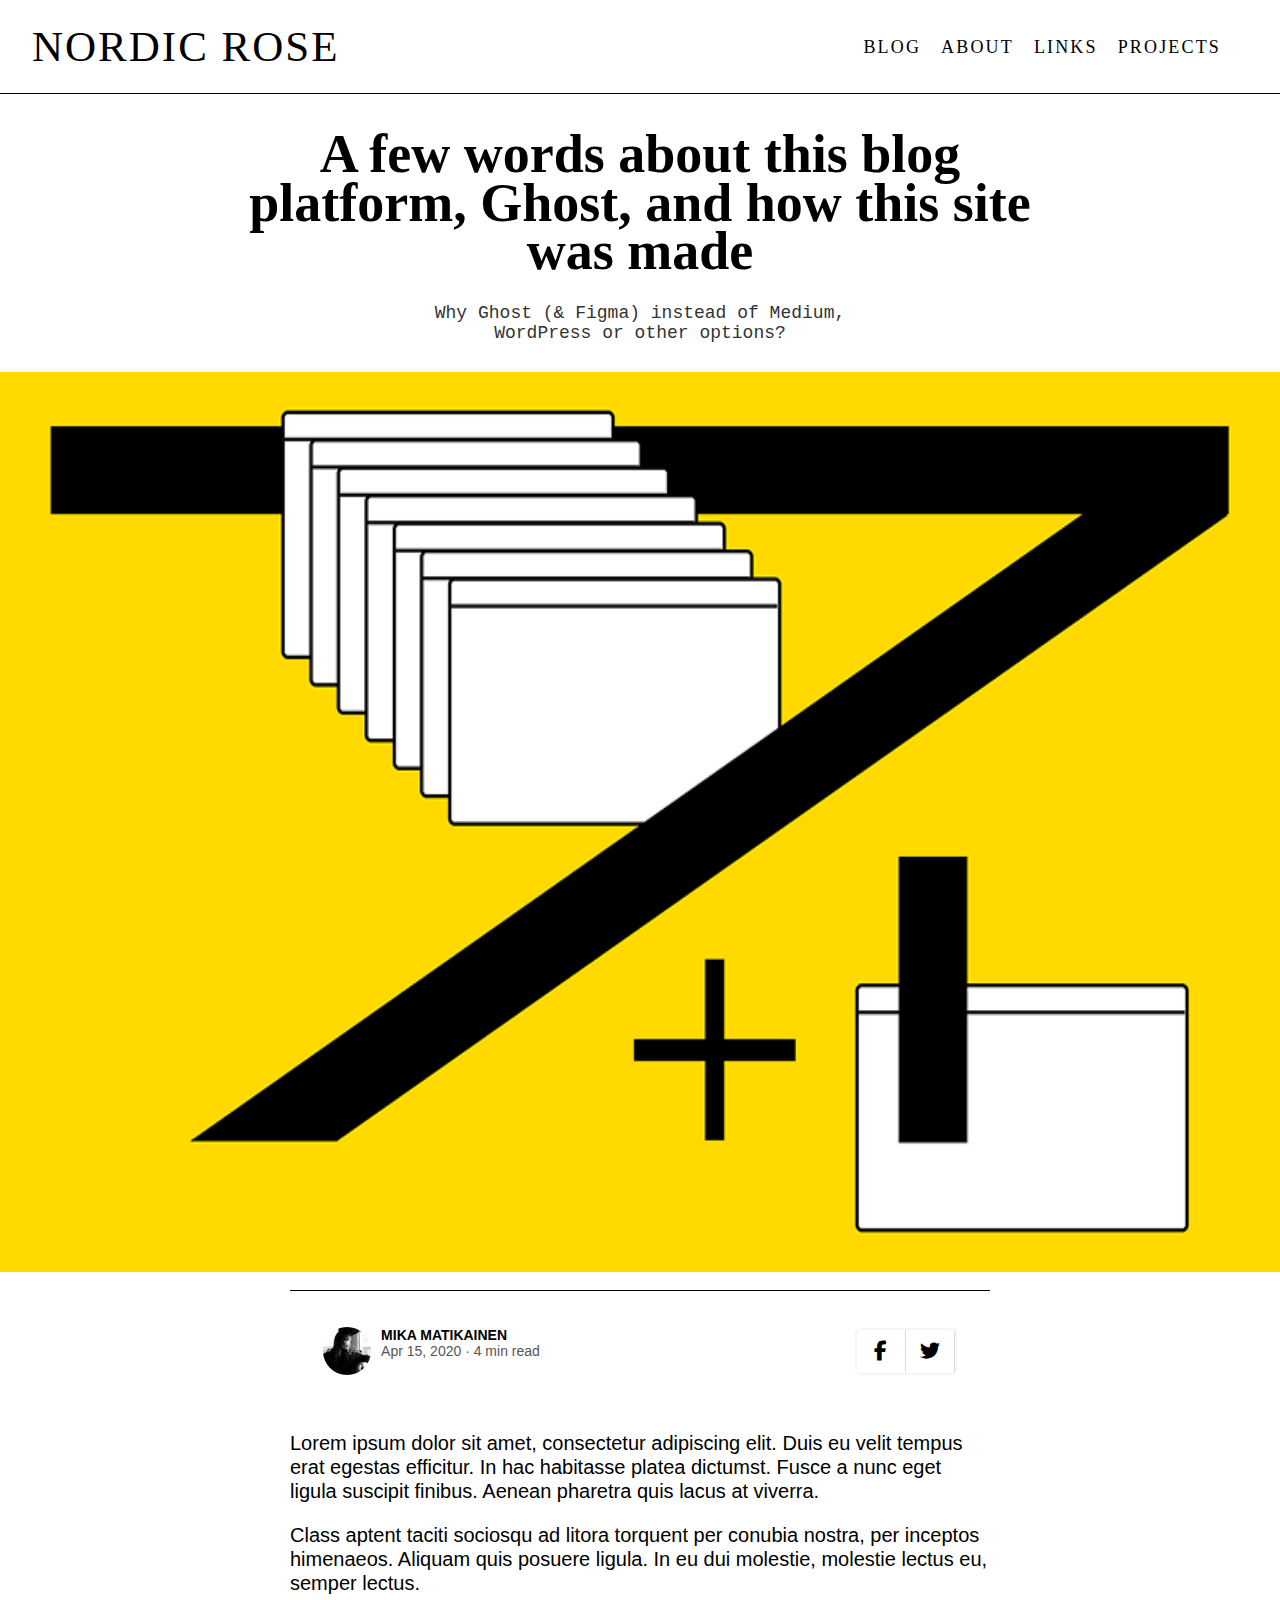
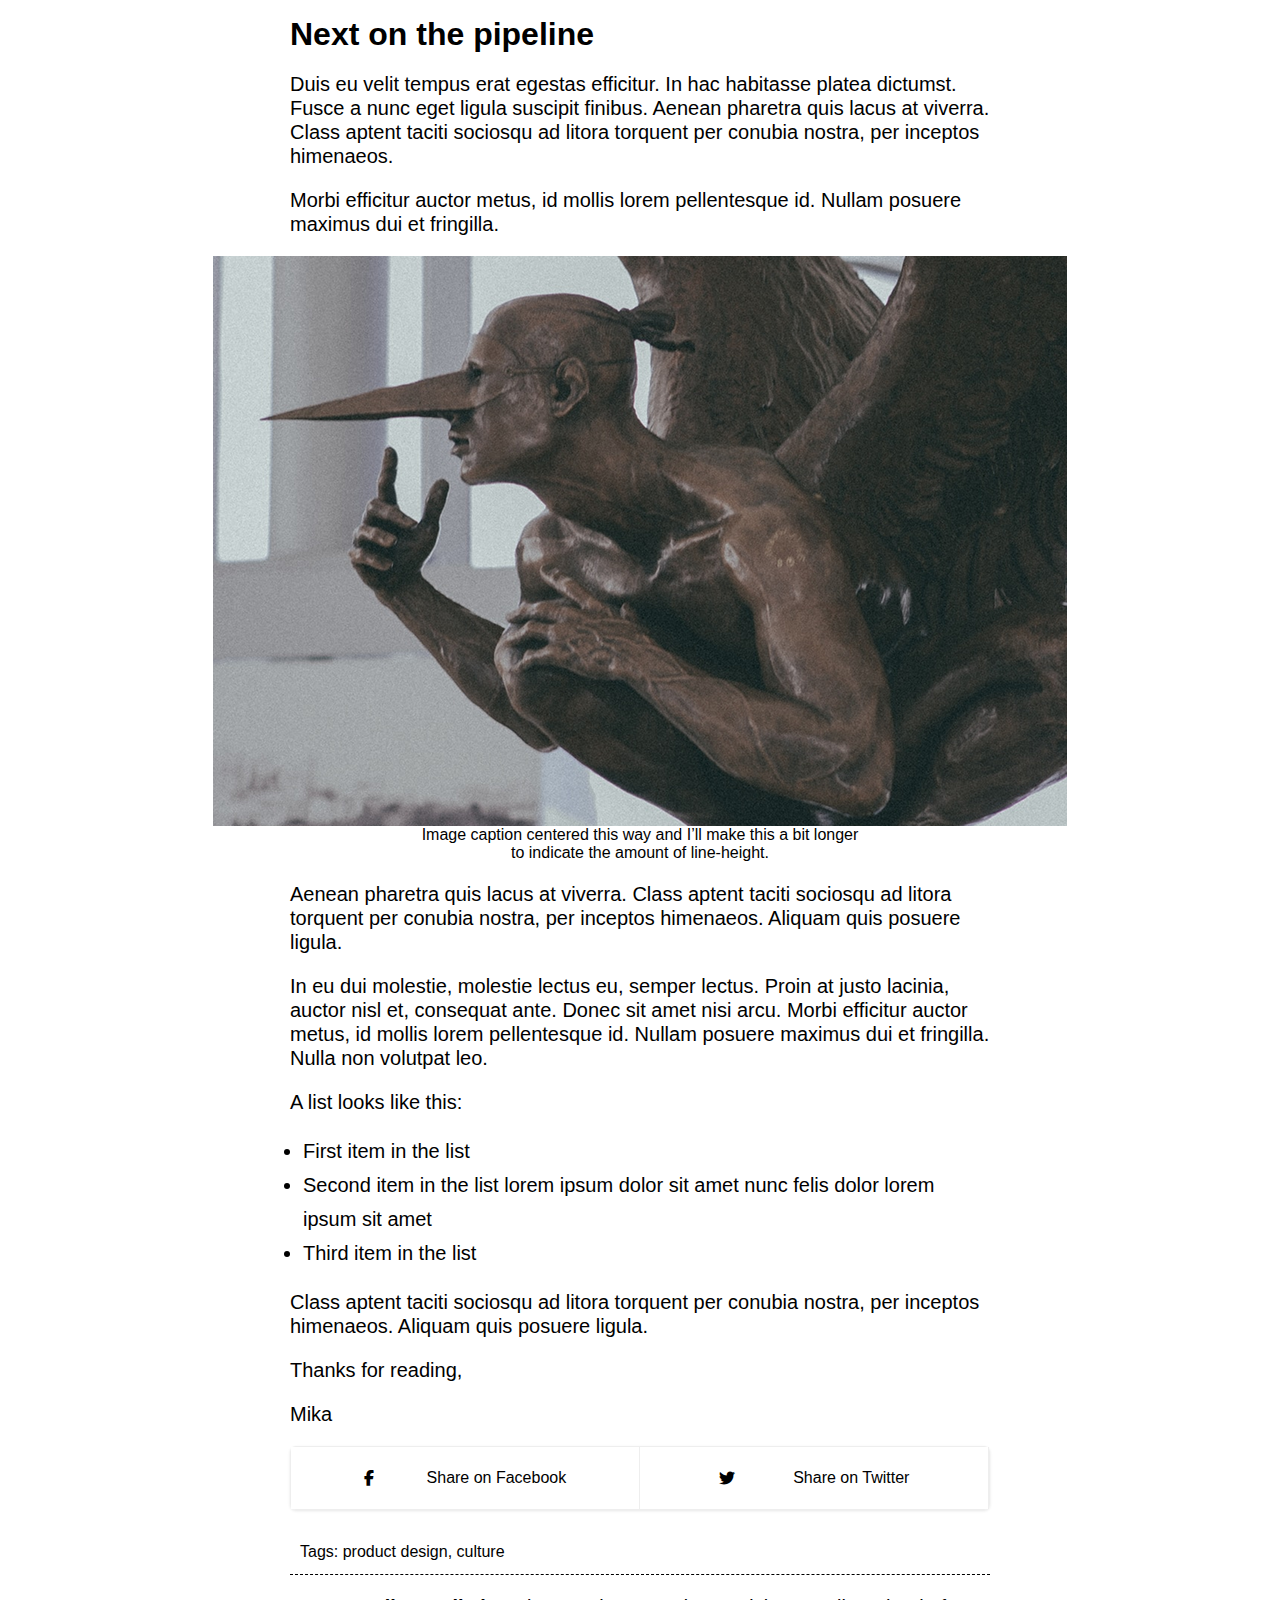
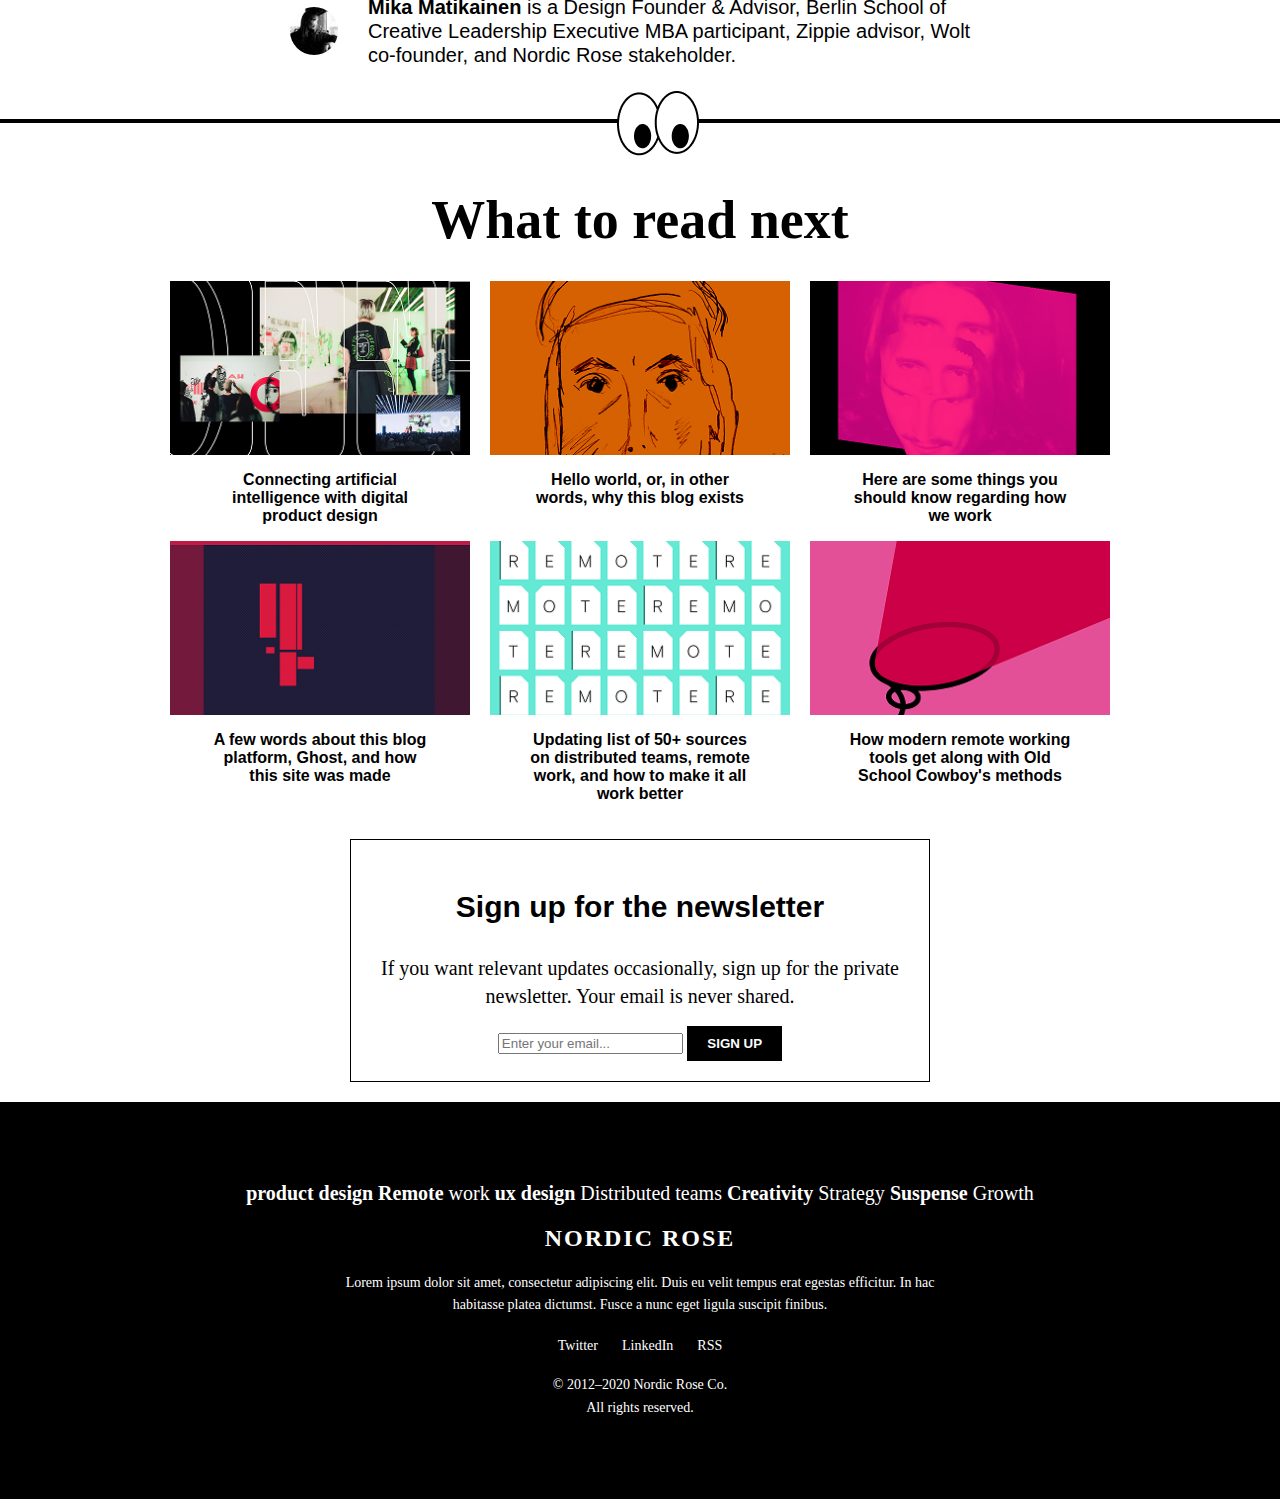
<file: index.html>
<!DOCTYPE html>
<html lang="en">
<head>
    <meta charset="UTF-8">
    <meta name="viewport" content="width=device-width, initial-scale=1.0">
    <title>Nordic Rose</title>
    <link rel="stylesheet" href="https://cdnjs.cloudflare.com/ajax/libs/font-awesome/6.5.0/css/all.min.css">
    <link rel="stylesheet" href="style.css">
</head>
<body>
    <!-- header -->
    <header>
        <div class="logo">NORDIC ROSE</div>
        <input type="checkbox" id="menu-toggle" class="menu-toggle" />
  <label for="menu-toggle" class="hamburger">&#9776;</label>

        <nav>
            <ul>
                <li><a href="#">BLOG</a></li>
                <li><a href="#">ABOUT</a></li>
                <li><a href="#">LINKS</a></li>
                <li><a href="#">PROJECTS</a></li>
                
            </ul>
        </nav>


    </header>

    <!-- hero -->
    

     
    <section class="hero">
        

  <h1>
    A few words about this blog platform, Ghost, and how this site was made
  </h1>

  <p class="subtitle">
    Why Ghost (& Figma) instead of Medium,<br>
    WordPress or other options?
  </p>
  <img src="assets/image 2 (1).png" alt="Blog graphic" class="hero-image">

  <div class="divider"></div>
    </section>

    <section class="author-container ">
       <div class="author-info ">
    
    <div class="author-details"><img src="/assets/image 3.png" alt="Author Image" class="author-img" />
        <div class="author-info2">
            <div class="author-name">MIKA MATIKAINEN</div>
      <div class="author-meta">Apr 15, 2020 · 4 min read</div>
        </div>
      
    </div>
    <div class="social-icons">
    <a href="#"><i class="fab fa-facebook-f"></i></a>
    <a href="#"><i class="fab fa-twitter"></i></a>
    <a href="#" class="whatsapp-icon"><i class="fab fa-whatsapp"></i></a>
    
  </div>

    </div>
    
   
    </section>
    <div class="data-contain">
    <section class="blog-post">
        <div class="container">
                    <p> Lorem ipsum dolor sit amet, consectetur adipiscing elit. Duis eu velit tempus erat egestas efficitur. In hac habitasse platea dictumst. Fusce a nunc eget ligula suscipit finibus. Aenean pharetra quis lacus at viverra. </p>
       
          <p>Class aptent taciti sociosqu ad litora torquent per conubia nostra, per inceptos himenaeos. Aliquam quis posuere ligula. In eu dui molestie, molestie lectus eu, semper lectus. </p>
        <h2>Next on the pipeline</h2>
        <p>Duis eu velit tempus erat egestas efficitur. In hac habitasse platea dictumst. Fusce a nunc eget ligula suscipit finibus. Aenean pharetra quis lacus at viverra. Class aptent taciti sociosqu ad litora torquent per conubia nostra, per inceptos himenaeos. </p>
        <p>Morbi efficitur auctor metus, id mollis lorem pellentesque id. Nullam posuere maximus dui et fringilla. </p>
        
      </div>


    </section>
    <div class="image-container">
      <img src="/assets/Rectangle 8.png" alt="blog-img" class="blog-image">
      
      
    </div>
    <div class="text-container">
        <span class="image-text">Image caption centered this way and I’ll make this a bit longer to indicate the amount of line-height. </span>
      </div>
      <section class="blog-post">
        <div class="container">
        <p>Aenean pharetra quis lacus at viverra. Class aptent taciti sociosqu ad litora torquent per conubia nostra, per inceptos himenaeos. Aliquam quis posuere ligula. </p>
          <p>In eu dui molestie, molestie lectus eu, semper lectus. Proin at justo lacinia, auctor nisl et, consequat ante. Donec sit amet nisi arcu. Morbi efficitur auctor metus, id mollis lorem pellentesque id. Nullam posuere maximus dui et fringilla. Nulla non volutpat leo.</p>
          <p>A list looks like this:</p>
<ul>
  <li>First item in the list</li>
  <li>Second item in the list lorem ipsum dolor sit amet nunc felis dolor lorem ipsum sit amet</li>
  <li>Third item in the list</li>
</ul>
<p>Class aptent taciti sociosqu ad litora torquent per conubia nostra, per inceptos himenaeos. Aliquam quis posuere ligula. </p>
<p>Thanks for reading,</p>
<p>Mika</p>

             <div class="share-container">
    <a href="#" class="share-button">
      <i class="fab fa-facebook-f"></i> Share on Facebook
    </a>
    <a href="#" class="share-button">
      <i class="fab fa-twitter"></i> Share on Twitter
    </a>
   
  </div>

  <div class="share-container1">
    <a href="#" class="share-button1">
      <i class="fab fa-facebook-f"></i>
    </a>
    <a href="#" class="share-button1">
      <i class="fab fa-twitter"></i> 
    </a>
    <a href="#" class="whatsapp-icon1">
      <i class="fab fa-whatsapp"></i> 
    </a>
  </div>
  <div class="tags">Tags: product design, culture</div>
  
  <div class="author-info1">
            <img src="/assets/image 3.png" alt="author" class="author-img">
            <p><b>Mika Matikainen </b>is a Design Founder & Advisor, Berlin School of Creative Leadership Executive MBA participant, Zippie advisor, Wolt co-founder, and Nordic Rose stakeholder.  </p>

          </div>
          </div>      
      </section>
      </div>
      
      <section class="read-container">
        <div class="divider1">
      </div>
      <div>
<img src="/assets/Group 10.png" alt="eye" class="divider-eye">
      </div>
        <div class="read-contain">
<h1>What to read next</h1>
        </div>
        <div class="pic-line1">
                <div class="articles-contain ">
            <img src="/assets/Rectangle 4.png" alt="intelligence">
            <p class="text">Connecting artificial intelligence with digital product design </p>
                    
        </div>
        <div class="articles-contain ">
            <img src="/assets/Rectangle 11.png" alt="blog">
            <p class="text">Hello world, or, in other words, why this blog exists</p>
                    
        </div>
        <div class="articles-contain ">
            <img src="/assets/Rectangle 10.png" alt="art1">
            <p class="text">Here are some things you should know regarding how we work </p>
                    
        </div>
        </div>
        <div class="pic-line2">
                <div class="articles-contain ">
            <img src="/assets/Rectangle 37.png" alt="art1">
            <p class="text">A few words about this blog platform, Ghost, and how this site was made</p>
                    
        </div>
        <div class="articles-contain ">
            <img src="/assets/Rectangle 39.png" alt="art1">
            <p class="text">Updating list of 50+ sources on distributed teams, remote work, and how to make it all work better</p>
                    
        </div>
        <div class="articles-contain ">
            <img src="/assets/Rectangle 38.png" alt="art1">
            <p class="text">How modern remote working tools get along with Old School Cowboy's methods</p>
                    
        </div>
        </div>

        <div class="newsletter-container">
          <div class="newsletter">
           <h3>Sign up for the newsletter</h3>
           <div class="text-contain">
            <span class="newsletter-text">If you want relevant updates occasionally, sign up for the private newsletter. Your email is never shared. </span>
                <form class="newsletter-form">
                   <input type="email" placeholder="Enter your email..." required>
                      <button type="submit">Sign Up</button>
                </form>
           </div>
           
        </div>
        </div>
      
        
      
      </section>
<!-- footer -->
      <footer class="site-footer">
            <p><strong>product design Remote</strong>  work <strong>ux design </strong> Distributed teams <strong>Creativity</strong>  Strategy <strong>Suspense</strong>  Growth</p>
            <div class="footer-content">
                <h2>NORDIC ROSE</h2>
                    <p>
                       Lorem ipsum dolor sit amet, consectetur adipiscing elit. Duis eu velit tempus erat egestas efficitur. 
                       In hac habitasse platea dictumst. Fusce a nunc eget ligula suscipit finibus.
                    </p>

            <div class="footer-links">
                <a href="#">Twitter</a>
                <a href="#">LinkedIn</a>
                <a href="#">RSS</a>
            </div>

                <p class="copyright">
                    &copy; 2012–2020 Nordic Rose Co.<br>All rights reserved.
                </p>
           </div>
        </footer> 

      
      


</body>

</html>
</file>
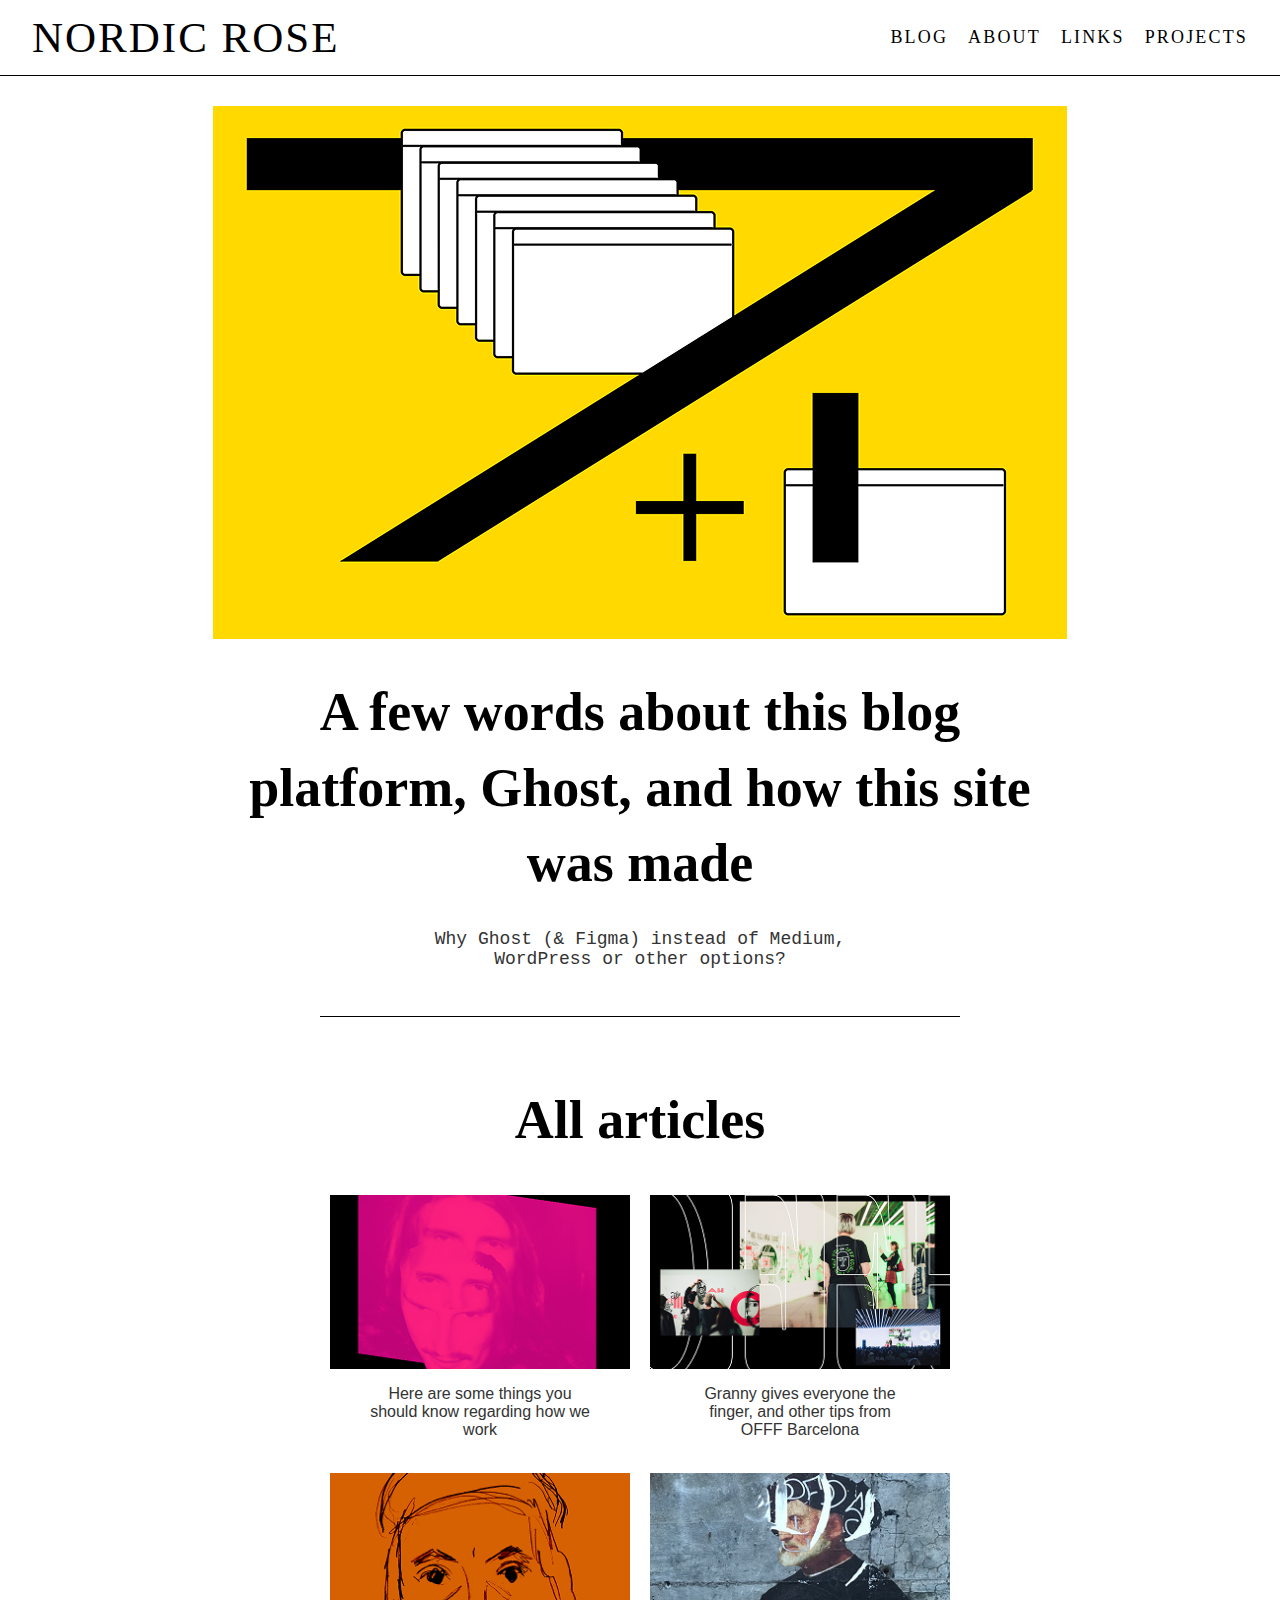
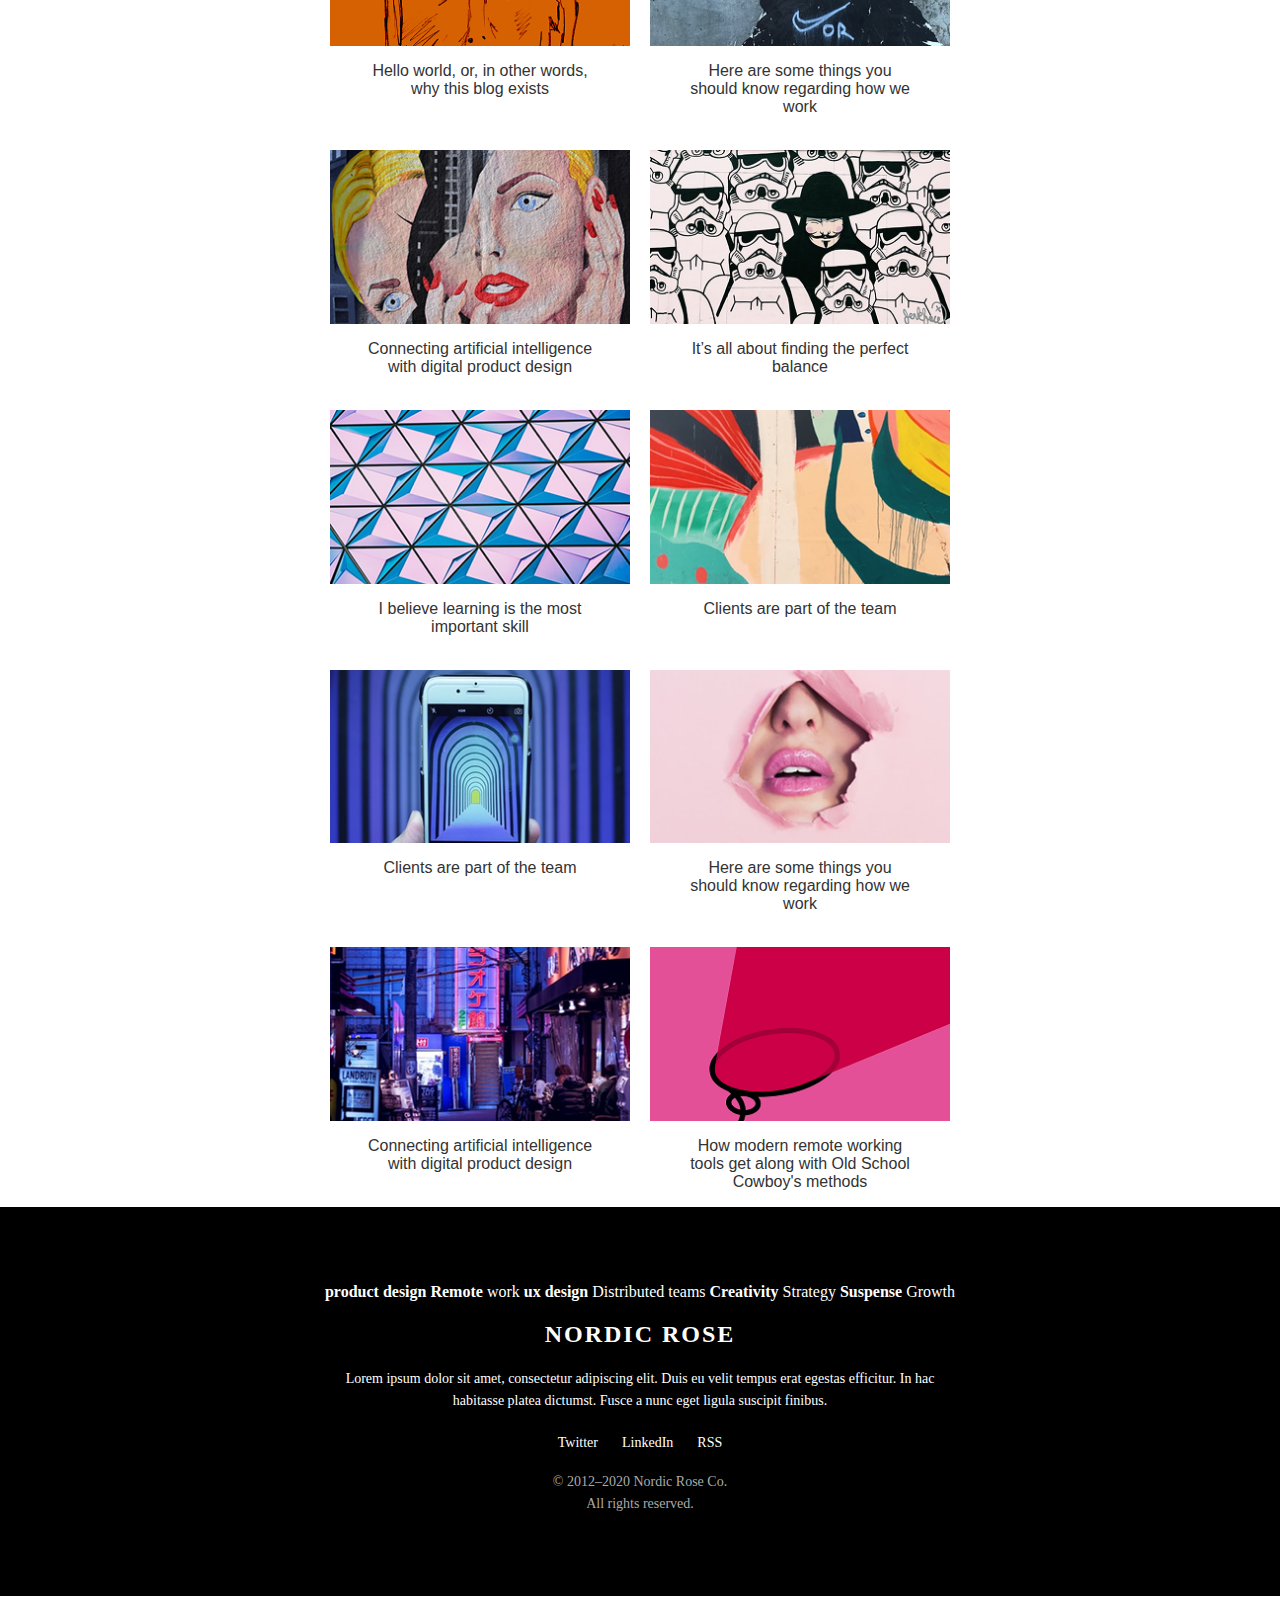
<file: Nordic Rose/Nordic Rose.html>
<!DOCTYPE html>
<html lang="en">
<head>
    <meta charset="UTF-8">
    <meta name="viewport" content="width=device-width, initial-scale=1.0">
    <title>Nordic Rose</title>
    <link rel="stylesheet" href="Nordic Rose.css">
</head>
<body>
    <header>
        <div class="logo">NORDIC ROSE</div>

        <nav>
            <ul>
                <li><a href="#">BLOG</a></li>
                <li><a href="#">ABOUT</a></li>
                <li><a href="#">LINKS</a></li>
                <li><a href="#">PROJECTS</a></li>
                
            </ul>
        </nav>


    </header>
    

    <section class="hero">
        <img src="assets/image 2 (1).png" alt="Blog graphic" class="hero-image">

  <h1>
    A few words about this blog platform, Ghost, and how this site was made
  </h1>

  <p class="subtitle">
    Why Ghost (& Figma) instead of Medium,<br>
    WordPress or other options?
  </p>

  <div class="divider container"></div>
    </section>
    <div class="art"> 
        <section class="articles">
             <h1> All articles</h1>
             <div class="pic">
                <!-- 1 -->
                <div class="pic-line1">
                <div class="articles-contain ">
            <img src="/Nordic Rose//assets//Rectangle 12.png" alt="art1">
            <p class="text">Here are some things you should know regarding how we work </p>
                    
        </div>
        <div class="articles-contain ">
            <img src="/Nordic Rose//assets//Rectangle 13.png" alt="art1">
            <p class="text">Granny gives everyone the finger, and other tips from OFFF Barcelona </p>
                    
        </div>
             </div>
             <!-- 2 -->
             <div class="pic-line1">
                <div class="articles-contain ">
            <img src="/Nordic Rose//assets//Rectangle 13 (1).png" alt="art1">
            <p class="text">Hello world, or, in other words, why this blog exists </p>
                    
        </div>
        <div class="articles-contain ">
            <img src="/Nordic Rose//assets//Rectangle 12 (1).png" alt="art1">
            <p class="text">Here are some things you should know regarding how we work  </p>
                    
        </div>
             </div>

             <!-- 3 -->
             <div class="pic-line1">
                <div class="articles-contain ">
            <img src="/Nordic Rose//assets//Rectangle 14.png" alt="art1">
            <p class="text">Connecting artificial intelligence with digital product design </p>
                    
        </div>
        <div class="articles-contain ">
            <img src="/Nordic Rose//assets//Rectangle 15.png" alt="art1">
            <p class="text">It’s all about finding the perfect balance  </p>
                    
        </div>
             </div>

               <!-- 4 -->
             <div class="pic-line1">
                <div class="articles-contain ">
            <img src="/Nordic Rose//assets//Rectangle 12 (2).png" alt="art1">
            <p class="text">I believe learning is the most important skill </p>
                    
        </div>
        <div class="articles-contain ">
            <img src="/Nordic Rose//assets/Rectangle 13 (2).png" alt="art1">
            <p class="text">Clients are part of the team  </p>
                    
        </div>
             </div>
             <!-- 5 -->
             <div class="pic-line1">
                <div class="articles-contain ">
            <img src="/Nordic Rose//assets//Rectangle 19.png" alt="art1">
            <p class="text">Clients are part of the team </p>
                    
        </div>
        <div class="articles-contain ">
            <img src="/Nordic Rose//assets/Rectangle 17.png" alt="art1">
            <p class="text">Here are some things you should know regarding how we work  </p>
                    
        </div>
             </div>

              <!-- 6 -->
             <div class="pic-line1">
                <div class="articles-contain ">
            <img src="/Nordic Rose//assets//Rectangle 16.png" alt="art1">
            <p class="text">Connecting artificial intelligence with digital product design </p>
                    
        </div>
        <div class="articles-contain ">
            <img src="/Nordic Rose//assets/Rectangle 18.png" alt="art1">
            <p class="text">How modern remote working tools get along with Old School Cowboy's methods </p>
                    
         </div>
             </div>
             </div>
             
             </section>
        </div>    
        </div>

        <footer class="site-footer">
            <p><strong>product design Remote</strong>  work <strong>ux design </strong> Distributed teams <strong>Creativity</strong>  Strategy <strong>Suspense</strong>  Growth</p>
            <div class="footer-content">
                <h2>NORDIC ROSE</h2>
                    <p>
                       Lorem ipsum dolor sit amet, consectetur adipiscing elit. Duis eu velit tempus erat egestas efficitur. 
                       In hac habitasse platea dictumst. Fusce a nunc eget ligula suscipit finibus.
                    </p>

            <div class="footer-links">
                <a href="#">Twitter</a>
                <a href="#">LinkedIn</a>
                <a href="#">RSS</a>
            </div>

                <p class="copyright">
                    © 2012–2020 Nordic Rose Co.<br>All rights reserved.
                </p>
           </div>
        </footer>

    
    
    
</body>
</html>
</file>
<file: style.css>
* {
  box-sizing: border-box;
}

body {
  font-family: Arial, sans-serif;
  margin: 0;
  padding: 0;
  width: 100%;
}

.logo {
  font-family: "Playfair Display", serif;
  font-size: 43px;
  letter-spacing: 2px;
}

/* Header Layout */
header {
  display: flex;
  justify-content: space-between;
  align-items: center;
  padding: 13px 32px;
  border-bottom: 1px solid #000;
  width: 100%;
  position: relative;
}

/* Navigation */
nav ul {
  display: flex;
  list-style: none;
  gap: 20px;
}

nav ul li a {
  font-family: "New York Small", serif;
  font-weight: 500;
  font-size: 18px;
  color: #000;
  text-decoration: none;
  letter-spacing: 0.12em;
}

/* Hamburger Menu */
.menu-toggle {
  display: none;
}

.hamburger {
  display: none;
  font-size: 32px;
  cursor: pointer;
  user-select: none;
}

/* Responsive Styles */
@media (max-width: 768px) {
  .hamburger {
    display: block;
  }
  .logo{
    font-size: 30px;
  }

  nav {
    position: absolute;
    top: 100%;
    left: 0;
    right: 0;
    background: white;
    border-top: 1px solid #000;
    display: none;
    padding: 16px 32px;
  }

  nav ul {
            flex-direction: column;
        gap: 3px;
        

        position: relative;
        top: -15px;
  }

  /* Toggle menu when checkbox is checked */
  .menu-toggle:checked + .hamburger + nav {
    display: block;
    
  }
}
/* hero css */

.hero {
  display: flex;
  flex-direction: column;
  align-items: center;
  width: 100%;
  
  
}

.hero-image {
  width: 100%;
    height: 900px;
    position: relative;
    top: -18px;
}

h1 {
  font-family: "Playfair Display", serif;
    font-size: 54px;
    font-weight: 700;
    line-height: 0.9;
    max-width: 858px;
    text-align: center;
}

.subtitle {
  font-family: monospace;
    font-size: 18px;
    color: #333;
    text-align: center;
    
    margin-bottom: 20px;
    position: relative;
    top: -27px;
    width: 100%;
}

.divider {
  width: 100%;
  max-width: 700px;
  height: 1px;
  background-color: black;
     
}

/* Container holding all the articles */
.articles {
  width: 100%;
 
  display: flex;
  flex-direction: column;
  align-items: center;
}

@media(max-width:768px){
  h1{
    font-size: 36px;
        line-height: 1;
  }
  .hero-image{
    height: auto;
  }
}


.author-container {
 
  align-items: center;
  padding: 16px 0;
  font-family: Arial, sans-serif;
}

.author-info {
  display: flex;
  align-items: center;
  gap: 12px;
  justify-content: space-evenly;
  padding: 20px;
}

.author-img {
  width: 48px;
  height: 48px;
  border-radius: 50%;
  object-fit: cover;
}

.author-details {
  display: flex;
  gap: 10px;
}

.author-name {
  font-weight: bold;
  text-transform: uppercase;
  font-size: 14px;
}

.author-meta {
  font-size: 14px;
  color: #555;
}



.social-icons {
     display: flex
;
    justify-content: space-between;
    align-items: center;
    border: 2px solid whitesmoke;
    border-radius: 6px;
   
    width: 100%;
    max-width: 102px;
 
}

.social-icons a {
  flex: 1;
  text-align: center;
  padding: 10px 0;
  font-size: 20px;
  color: #000;
  text-decoration: none;
  border-right: 1px solid #ddd;
}

.whatsapp-icon{
    display: none;
}

@media (max-width: 768px) {
  .whatsapp-icon {
    display: block;
  }

  .social-icons {
    max-width: 100%;
    
  }

  .social-icons a {
    font-size: 18px;
    padding: 10px 0;
  }
  .author-info{
    flex-wrap: wrap;
  }
}
.container{
    max-width: 700px;
    line-height: 24px;
   
}
.blog-post{
    display: flex;
    justify-content: center;
}

h2{
  font-size: 32px;
}

.blog-image{
  width: 100%;
  max-width: 854px ;
}
.image-container{
     display: flex
;
    justify-content: center;

}
.text-container{
  display: flex;
  justify-content: center;
}

.image-text{
  max-width: 450px;
    text-align: center;
}
p{
  font-size: 20px;
}

@media(max-width:768px){
  .blog-image{
    height: auto;
  }
}



.fa-fa-icon{
  display: flex;
  flex-direction: column;
  gap: 20px;
}

.icon-text3{
  display: flex;
}

ul li{
      position: relative;
    left: -27px;
    font-size: 20px;
        line-height: 34px;
}

 .share-container {
      display: flex;
      border: 1px solid #eee;
      border-radius: 6px;
      
      max-width: 700px;
      margin: 20px auto;
      box-shadow: 0 1px 3px rgba(0,0,0,0.1);
      height: 64px;
    }

    .share-button {
      flex: 1;
    display: flex;
    align-items: center;
    justify-content: space-evenly;
    padding: 12px 20px;
    text-decoration: none;
    color: #000;
    background: #fff;
    border-right: 1px solid #eee;
    
    
    }
    .whatsapp-icon1{
      display: none;
    }
    .share-button1{
      display: none;
    }
    .share-container1{
      display: none;
    }
    

    @media (max-width:768px){
      
    .share-container1 {
      display: flex;
      border: 1px solid #eee;
      border-radius: 6px;
      
      max-width: 700px;
      margin: 20px auto;
      box-shadow: 0 1px 3px rgba(0,0,0,0.1);
      height: 64px;
    }
    .share-button1 {
      flex: 1;
    display: flex;
    align-items: center;
    justify-content: space-evenly;
    padding: 12px 20px;
    text-decoration: none;
    color: #000;
    background: #fff;
    border-right: 1px solid #eee;
    
    
    }
    .share-button{
      display: none;


    }
    .share-container{
      display: none;
    }
    .whatsapp-icon1{
      flex: 1;
    display: flex;
    align-items: center;
    justify-content: space-evenly;
    padding: 12px 20px;
    text-decoration: none;
    color: #000;
    background: #fff;
    border-right: 1px solid #eee;

    }
    }

    .tags{
       border-bottom: 1px dashed black;
       padding: 10px;
    }

    .author-info1{
      display: flex;
  align-items: center;
  gap: 12px;
  justify-content: space-evenly;
  
  gap: 30px;
    }


    .divider1 {
      width: 100%;
    /* max-width: 700px; */
    height: 1px;
    background-color: black;
    border: 2px solid;
    position: relative;
    top: 32px;
     
}



.divider-eye{
      position: relative;
    left: 45%;
    transform: translateX(50%);
}

.read-contain{
  display: flex
;
    justify-content: center;
}

.pic-line1 {
  display: flex;
  flex-wrap: wrap;
  gap: 20px;
  justify-content: center;
  width: 100%;
 
}
.articles-contain {
  
  max-width: 300px;
  display: flex;
  flex-direction: column;
  align-items: center;
  text-align: center;
}

.articles-contain img {
  width: 100%;
  height: auto;
  object-fit: cover;
}

.text {
  
 font-size: 16px;
    color: black;
    text-align: center;
    width: 225px;
    font-weight: 700
    ;
}

.pic-line2 {
  display: flex;
  flex-wrap: wrap;
  gap: 20px;
  justify-content: center;
  width: 100%;
 
}
.newsletter-container{
      display: flex
;
    justify-content: center;
    padding: 20px;
}
.newsletter{
  border: 1px solid black;
  padding: 20px;
}
.newsletter-text{
  font-family: SF Pro Text;
font-weight: 400;
font-size: 20px;

line-height: 28px;
letter-spacing: 0%;
text-align: center;

}

h3{
  font-size: 30px;
    display: flex
;
    justify-content: center;
}
.text-contain{
          text-align: center;
    max-width: 538px;
    display: flex
;
    flex-direction: column;
    gap: 16px;
}
 .newsletter-form button {
      background-color: #000;
      color: #fff;
      border: none;
      padding: 10px 20px;
      font-weight: bold;
      cursor: pointer;
      text-transform: uppercase;
    }

@media(max-width:768px){
  .pic-line2{
    display: none;
  }
  .divider-eye{
        position: relative;
    left: 38%;
    transform: translateX(50%);
  }
}

.site-footer {
  background-color: #000;
  color: #fff;
  padding: 60px 20px;
  text-align: center;
  font-family: 'Georgia', serif;
  
}

.footer-content h2 {
  font-size: 24px;
  letter-spacing: 2px;
  margin-bottom: 20px;
}

.footer-content p {
  max-width: 600px;
  margin: 0 auto 20px;
  line-height: 1.6;
  font-size: 14px;
}

.footer-links {
  margin: 20px 0;
}

.footer-links a {
  color: #fff;
  margin: 0 10px;
  text-decoration: none;
  font-weight: 500;
  font-size: 14px;
}
@media (max-width:768px) {
  .data-contain{
    padding: 10px;
  }
  
}
</file>
<file: Nordic Rose/Nordic Rose.css>
* {
  box-sizing: border-box;
}

body {
  font-family: Arial, sans-serif;
  margin: 0;
  padding: 0;
  width: 100%;
}

.logo {
  font-family: "Playfair Display", serif;
  font-size: 43px;
  letter-spacing: 2px;
}

header {
  display: flex;
  justify-content: space-between;
  align-items: center;
  padding: 13px 32px;
  border-bottom: 1px solid #000;
  width: 100%;
}

nav ul {
  display: flex;
  list-style: none;
  gap: 20px;
  padding: 0;
  margin: 0;
}

nav ul li a {
  font-family: "New York Small", serif;
  font-weight: 500;
  font-size: 18px;
  color: #000;
  text-decoration: none;
  letter-spacing: 0.12em;
}

/* HERO SECTION */
.hero {
  display: flex;
  flex-direction: column;
  align-items: center;
  width: 100%;
  padding: 30px;
  
}

.hero-image {
  width: 100%;
  max-width: 854px;
  height: 533px;
}

h1 {
  font-family: "Playfair Display", serif;
    font-size: 54px;
    font-weight: 700;
    line-height: 1.4;
    max-width: 858px;
    text-align: center;
}

.subtitle {
  font-family: monospace;
    font-size: 18px;
    color: #333;
    text-align: center;
    
    margin-bottom: 20px;
    position: relative;
    top: -27px;
    width: 100%;
}

.divider {
  width: 100%;
  max-width: 640px;
  height: 1px;
  background-color: black;
}

/* Container holding all the articles */
.articles {
  width: 100%;
 
  display: flex;
  flex-direction: column;
  align-items: center;
}

/* Row of article cards */
.pic-line1 {
  display: flex;
  flex-wrap: wrap;
  gap: 20px;
  justify-content: center;
  width: 100%;
 
}

/* Individual article card */
.articles-contain {
  
  max-width: 300px;
  display: flex;
  flex-direction: column;
  align-items: center;
  text-align: center;
}

.articles-contain img {
  width: 100%;
  height: auto;
  object-fit: cover;
}

.text {
  
 font-size: 16px;
    color: #333;
    text-align: center;
    width: 225px;
}
.pic{
      display: flex
;
    flex-direction: column;
    gap: 18px;
}

.site-footer {
  background-color: #000;
  color: #fff;
  padding: 60px 20px;
  text-align: center;
  font-family: 'Georgia', serif;
  
}

.footer-content h2 {
  font-size: 24px;
  letter-spacing: 2px;
  margin-bottom: 20px;
}

.footer-content p {
  max-width: 600px;
  margin: 0 auto 20px;
  line-height: 1.6;
  font-size: 14px;
}

.footer-links {
  margin: 20px 0;
}

.footer-links a {
  color: #fff;
  margin: 0 10px;
  text-decoration: none;
  font-weight: 500;
  font-size: 14px;
}



.copyright {
 
  color: #aaa;
  
}
</file>
